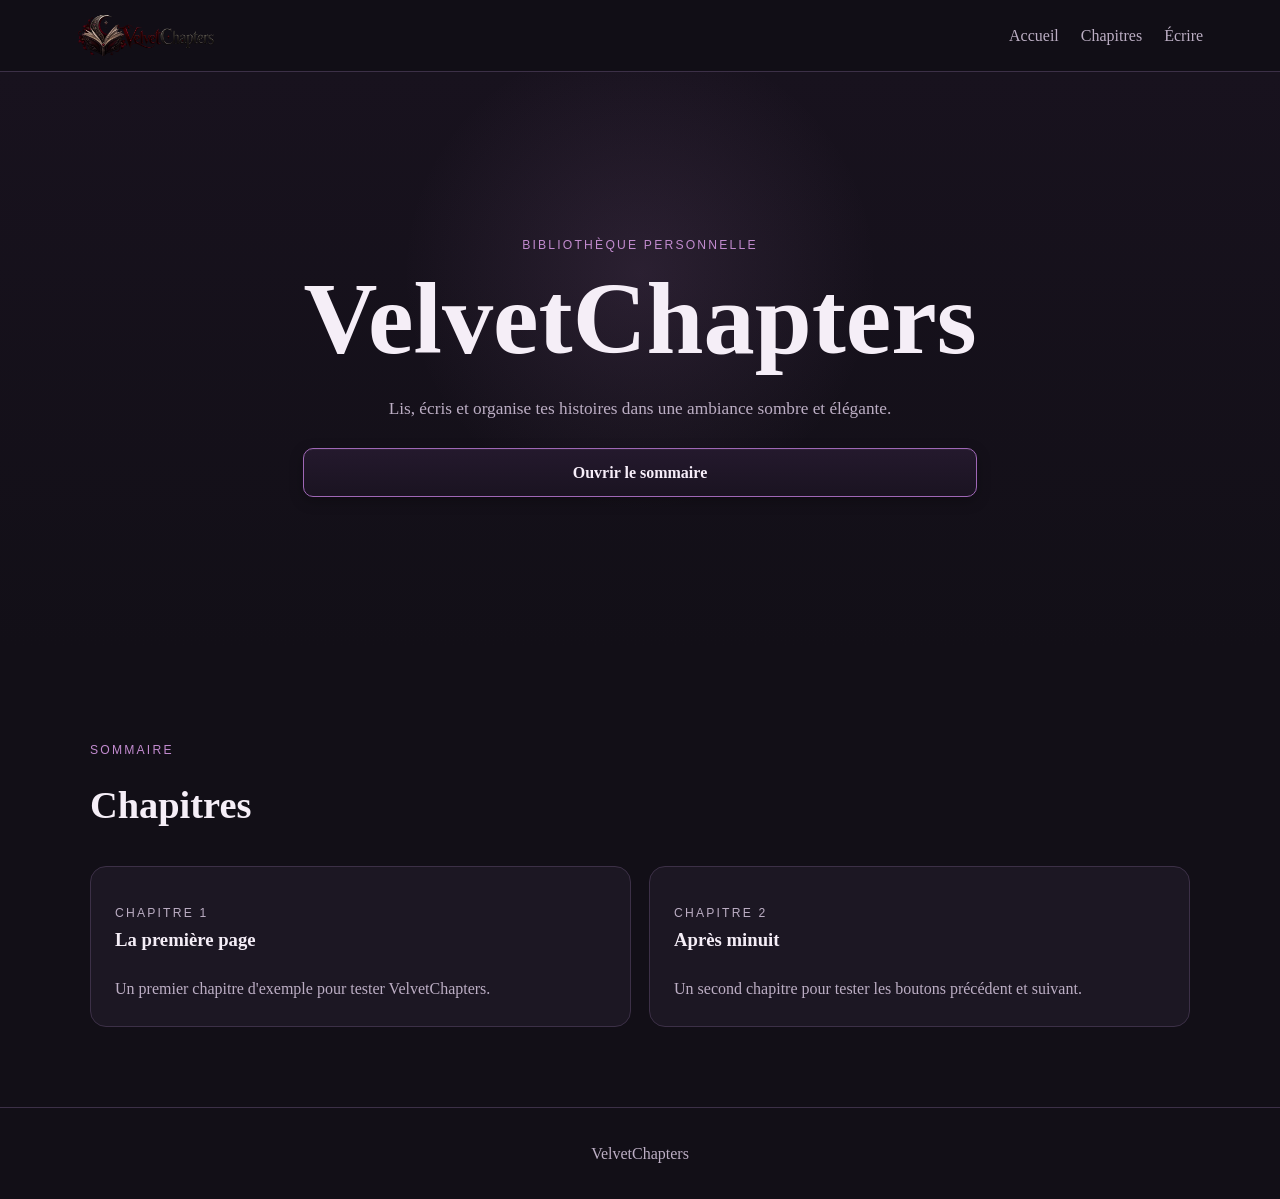
<file: index.html>
<!DOCTYPE html>
<html lang="fr">
<head>
  <meta charset="UTF-8">
  <meta name="viewport" content="width=device-width, initial-scale=1.0">
  <title>VelvetChapters</title>
  <link rel="icon" type="image/png" href="assets/images/icone.png">
  <link rel="stylesheet" href="css/style.css">
</head>
<body>
  <header class="site-header">
    <a class="brand" href="index.html">
      <img src="assets/images/logo.png" alt="VelvetChapters">
    </a>
    <nav>
      <a href="index.html">Accueil</a>
      <a href="#chapters">Chapitres</a>
      <a href="editor.html">Écrire</a>
    </nav>
  </header>

  <main>
    <section class="hero">
      <p class="eyebrow">Bibliothèque personnelle</p>
      <h1>VelvetChapters</h1>
      <p>Lis, écris et organise tes histoires dans une ambiance sombre et élégante.</p>
      <a class="button" href="#chapters">Ouvrir le sommaire</a>
    </section>

    <section id="chapters" class="section">
      <div class="section-heading">
        <p class="eyebrow">Sommaire</p>
        <h2>Chapitres</h2>
      </div>
      <div id="chapter-list" class="chapter-grid"></div>
    </section>
  </main>

  <footer>VelvetChapters</footer>
  <script src="js/app.js"></script>
</body>
</html>
</file>
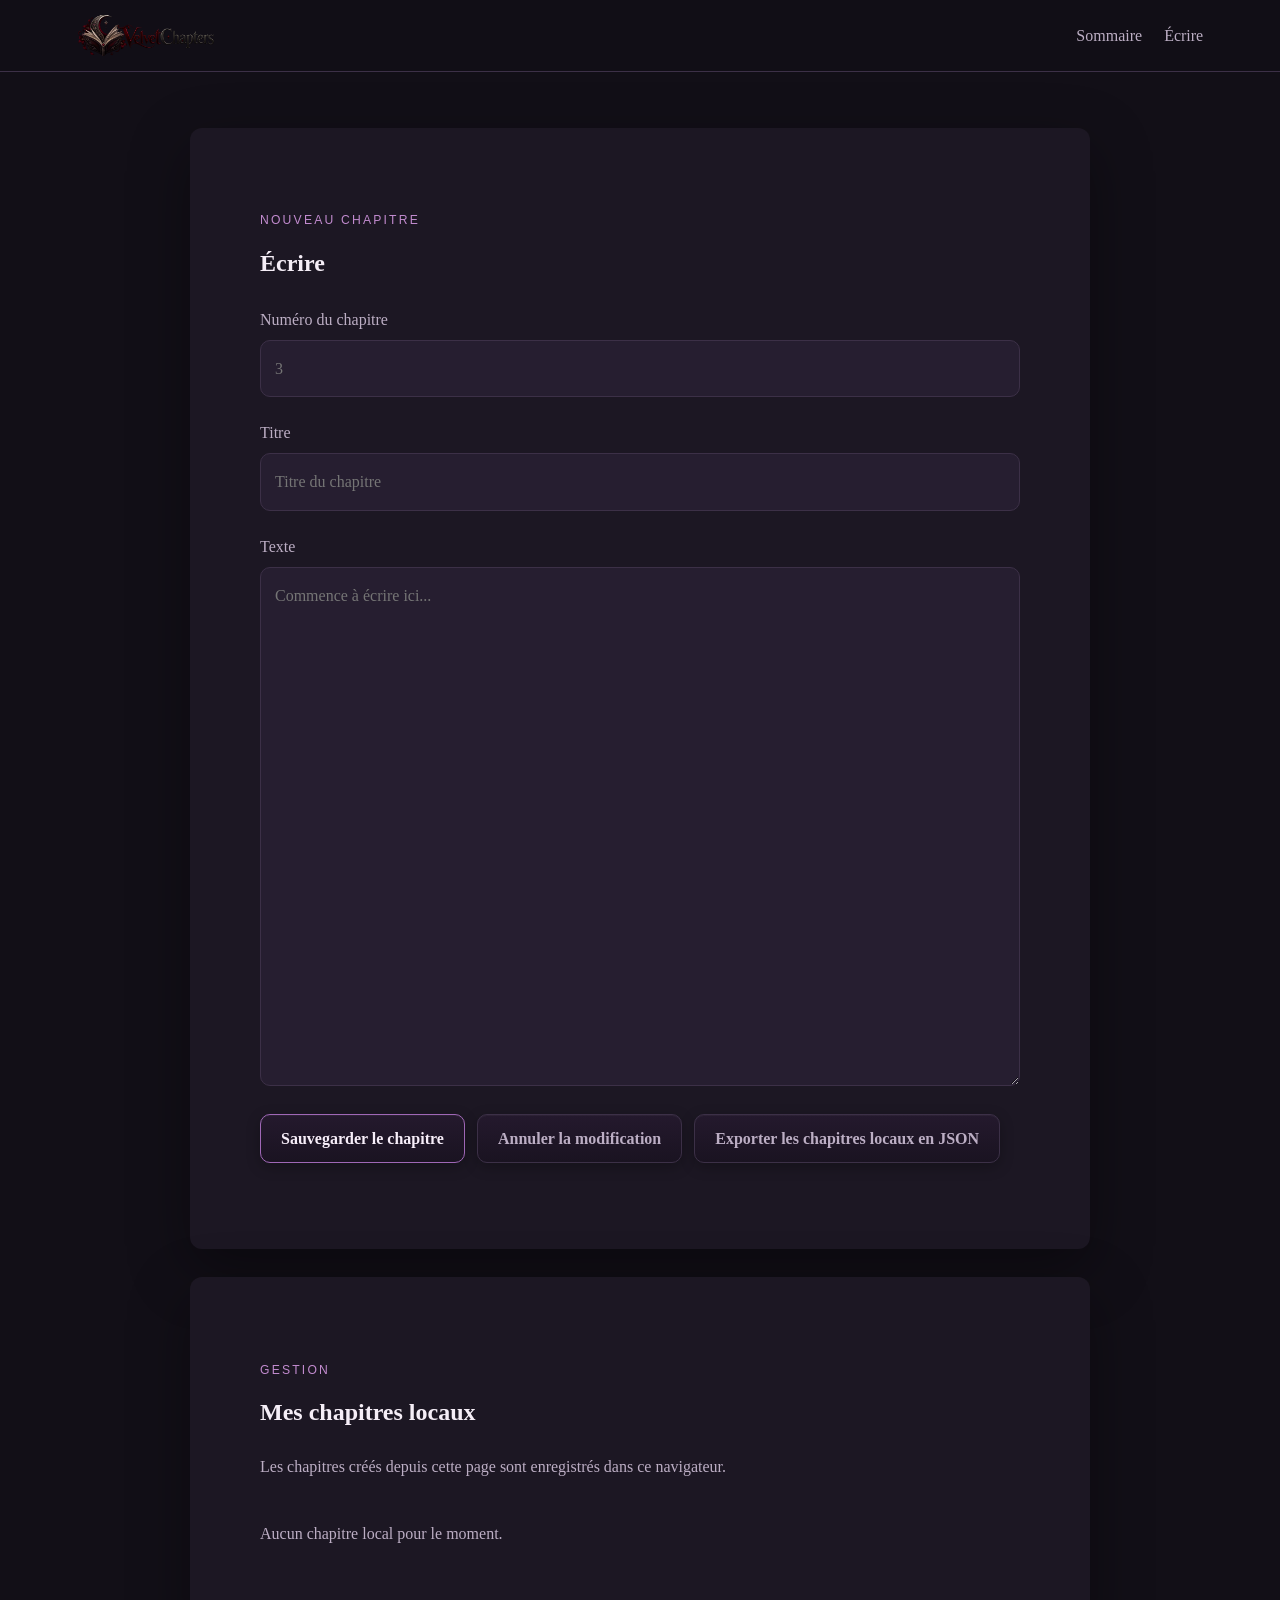
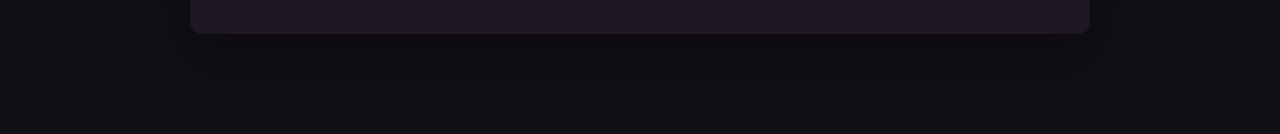
<file: editor.html>
<!DOCTYPE html>
<html lang="fr">
<head>
  <meta charset="UTF-8">
  <meta name="viewport" content="width=device-width, initial-scale=1.0">
  <title>Écrire — VelvetChapters</title>
  <link rel="icon" type="image/png" href="assets/images/icone.png">
  <link rel="stylesheet" href="css/style.css">
</head>
<body>
  <header class="site-header">
    <a class="brand" href="index.html">
      <img src="assets/images/logo.png" alt="VelvetChapters">
    </a>
    <nav>
      <a href="index.html">Sommaire</a>
      <a href="editor.html">Écrire</a>
    </nav>
  </header>

  <main class="editor-shell">
    <section class="editor-card">
      <p class="eyebrow" id="editor-mode-label">Nouveau chapitre</p>
      <h1 id="editor-title">Écrire</h1>

      <input id="editing-id" type="hidden">

      <label for="chapter-number">Numéro du chapitre</label>
      <input id="chapter-number" type="number" min="1" placeholder="3">

      <label for="chapter-title">Titre</label>
      <input id="chapter-title" type="text" placeholder="Titre du chapitre">

      <label for="chapter-content">Texte</label>
      <textarea id="chapter-content" rows="18" placeholder="Commence à écrire ici..."></textarea>

      <div class="editor-actions">
        <button id="save-chapter" type="button">Sauvegarder le chapitre</button>
        <button id="cancel-edit" type="button" class="secondary-button" hidden>Annuler la modification</button>
        <button id="export-json" type="button" class="secondary-button">Exporter les chapitres locaux en JSON</button>
      </div>

      <p id="editor-status" class="status"></p>
    </section>

    <section class="editor-card local-list-card">
      <p class="eyebrow">Gestion</p>
      <h2>Mes chapitres locaux</h2>
      <p class="helper-text">
        Les chapitres créés depuis cette page sont enregistrés dans ce navigateur.
      </p>
      <div id="local-chapter-list" class="local-chapter-list"></div>
    </section>
  </main>

  <script src="js/editor.js?v=3"></script>
</body>
</html>
</file>
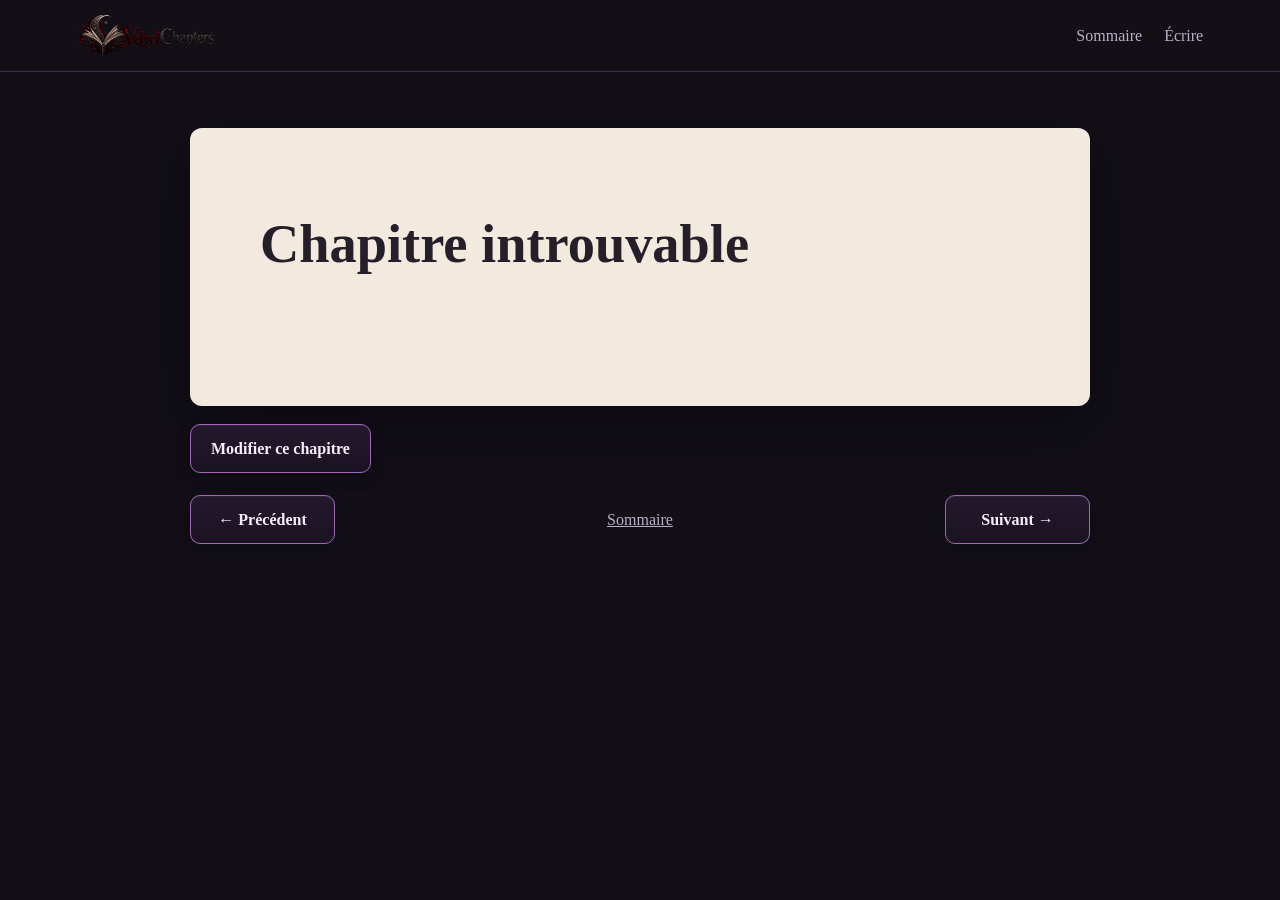
<file: reader.html>
<!DOCTYPE html>
<html lang="fr">
<head>
  <meta charset="UTF-8">
  <meta name="viewport" content="width=device-width, initial-scale=1.0">
  <title>Lecture — VelvetChapters</title>
  <link rel="icon" type="image/png" href="assets/images/icone.png">
  <link rel="stylesheet" href="css/style.css">
</head>
<body>
  <header class="site-header">
    <a class="brand" href="index.html">
      <img src="assets/images/logo.png" alt="VelvetChapters">
    </a>
    <nav>
      <a href="index.html">Sommaire</a>
      <a href="editor.html">Écrire</a>
    </nav>
  </header>

  <main class="reader-shell">
    <article id="reader" class="book-page"></article>

    <div class="reader-actions">
  <a id="edit-chapter-link" class="button" href="#">
    Modifier ce chapitre
  </a>
</div>

    <div class="reader-nav">
      <button id="prev-chapter" type="button">← Précédent</button>
      <a href="index.html">Sommaire</a>
      <button id="next-chapter" type="button">Suivant →</button>
    </div>
  </main>

  <script src="js/reader.js"></script>
</body>
</html>
</file>
<file: css/style.css>
:root {
  --bg: #120f17;
  --surface: #1c1723;
  --surface-2: #261e30;
  --text: #f5eef7;
  --muted: #bcaec4;
  --accent: #c28bcf;
  --line: #3c3047;
}

* { box-sizing: border-box; }

html { scroll-behavior: smooth; }

body {
  margin: 0;
  font-family: Georgia, "Times New Roman", serif;
  background: var(--bg);
  color: var(--text);
  line-height: 1.7;
}

a { color: inherit; }

.site-header {
  min-height: 72px;
  padding: 0 6vw;
  display: flex;
  align-items: center;
  justify-content: space-between;
  gap: 24px;
  border-bottom: 1px solid var(--line);
  background: rgba(18, 15, 23, .95);
  position: sticky;
  top: 0;
  z-index: 10;
}

.brand {
  display: flex;
  align-items: center;
  text-decoration: none;
}

.brand img {
  display: block;
  width: auto;
  height: 52px;
  max-width: min(320px, 52vw);
  object-fit: contain;
}

nav {
  display: flex;
  gap: 22px;
}

nav a {
  color: var(--muted);
  text-decoration: none;
}

nav a:hover { color: var(--accent); }

.hero {
  min-height: 64vh;
  display: grid;
  place-content: center;
  text-align: center;
  padding: 72px 8vw;
  background:
    radial-gradient(circle at 50% 35%, rgba(194,139,207,.12), transparent 32%),
    linear-gradient(180deg, #18121e 0%, var(--bg) 100%);
}

.hero h1 {
  margin: 0;
  font-size: clamp(3rem, 8vw, 6.5rem);
  line-height: 1;
}

.hero p:not(.eyebrow) {
  max-width: 650px;
  color: var(--muted);
  margin: 24px auto;
  font-size: 1.08rem;
}

.eyebrow {
  color: var(--accent);
  text-transform: uppercase;
  letter-spacing: .18em;
  font-size: .76rem;
  font-family: Arial, sans-serif;
}

.button,
button {
  display: inline-flex;
  align-items: center;
  justify-content: center;

  min-height: 44px;
  padding: 10px 20px;

  border: 1px solid #9f67b6;
  border-radius: 10px;

  background: linear-gradient(
    180deg,
    #24192d 0%,
    #1a1321 100%
  );

  color: #f7eef9;

  font: inherit;
  font-weight: 600;

  text-decoration: none;
  cursor: pointer;

  box-shadow:
    0 4px 14px rgba(0, 0, 0, 0.25),
    inset 0 1px 0 rgba(255, 255, 255, 0.04);

  transition:
    transform 0.2s ease,
    border-color 0.2s ease,
    box-shadow 0.2s ease,
    background 0.2s ease;
}


.button:hover,
button:hover {
  transform: translateY(-2px);

  border-color: #d694e5;

  background: linear-gradient(
    180deg,
    #32203e 0%,
    #211529 100%
  );

  box-shadow:
    0 7px 20px rgba(0, 0, 0, 0.32),
    0 0 12px rgba(194, 139, 207, 0.22);
}

.button:active,
button:active {
  transform: translateY(0);
}

.secondary-button {
  border-color: var(--line);
  color: var(--muted);
}

button:disabled {
  opacity: .35;
  cursor: not-allowed;
}

.reader-actions {
  margin-top: 18px;
}

.reader-nav button {
  min-width: 145px;
}

button:disabled {
  opacity: 0.35;
  cursor: not-allowed;
  transform: none;
  box-shadow: none;
}

.section {
  width: min(1100px, 88vw);
  margin: 0 auto;
  padding: 80px 0;
}

.section-heading h2 {
  font-size: 2.4rem;
  margin: 0 0 28px;
}

.chapter-grid {
  display: grid;
  grid-template-columns: repeat(auto-fit, minmax(230px, 1fr));
  gap: 18px;
}

.chapter-card {
  border: 1px solid var(--line);
  background: var(--surface);
  padding: 24px;
  border-radius: 16px;
  text-decoration: none;
  transition: transform .2s ease, border-color .2s ease;
}

.chapter-card:hover {
  transform: translateY(-3px);
  border-color: var(--accent);
}

.chapter-card h3 { margin-top: 0; }
.chapter-card p { color: var(--muted); margin-bottom: 0; }

.reader-shell,
.editor-shell {
  width: min(900px, 90vw);
  margin: 56px auto 100px;
}

.book-page,
.editor-card {
  background: #f2eadf;
  color: #251f29;
  border-radius: 12px;
  padding: clamp(28px, 6vw, 70px);
  box-shadow: 0 20px 60px rgba(0,0,0,.35);
}

.book-page h1 {
  margin-top: 0;
  font-size: clamp(2rem, 5vw, 3.4rem);
}

.book-page .chapter-date { color: #74687b; }

.book-page p {
  font-size: 1.08rem;
  margin: 0 0 1.2em;
}

.reader-nav {
  display: flex;
  justify-content: space-between;
  align-items: center;
  gap: 12px;
  margin-top: 22px;
}

.reader-nav a { color: var(--muted); }

.editor-shell {
  display: grid;
  gap: 28px;
}

.editor-card {
  background: var(--surface);
  color: var(--text);
}

.editor-card h1,
.editor-card h2 {
  margin-top: 0;
}

.editor-card label {
  display: block;
  margin: 22px 0 7px;
  color: var(--muted);
}

.editor-card input,
.editor-card textarea {
  width: 100%;
  padding: 14px;
  border: 1px solid var(--line);
  border-radius: 10px;
  background: var(--surface-2);
  color: var(--text);
  font: inherit;
}

.editor-actions {
  display: flex;
  flex-wrap: wrap;
  gap: 12px;
  margin-top: 20px;
}

.status,
.helper-text {
  color: var(--muted);
}

.local-chapter-list {
  display: grid;
  gap: 12px;
  margin-top: 24px;
}

.local-chapter-item {
  display: flex;
  justify-content: space-between;
  align-items: center;
  gap: 18px;
  padding: 18px;
  border: 1px solid var(--line);
  border-radius: 14px;
  background: var(--surface-2);
}

.local-chapter-item h3 {
  margin: 4px 0 0;
}

.local-actions {
  display: flex;
  flex-wrap: wrap;
  gap: 8px;
}

.local-badge {
  display: inline-block;
  margin: 8px 0 14px;
  padding: 5px 10px;

  border: 1px solid rgba(194, 139, 207, 0.45);
  border-radius: 999px;

  background: rgba(194, 139, 207, 0.08);
  color: #d8a9e3;

  font-family: Arial, sans-serif;
  font-size: 0.72rem;
  font-weight: 600;
  letter-spacing: 0.04em;
}

footer {
  padding: 32px 6vw;
  text-align: center;
  color: var(--muted);
  border-top: 1px solid var(--line);
}

@media (max-width: 620px) {
  .site-header {
    align-items: flex-start;
    flex-direction: column;
    padding-top: 18px;
    padding-bottom: 18px;
  }

  nav {
    flex-wrap: wrap;
    gap: 14px;
  }

  .reader-nav,
  .local-chapter-item {
    flex-wrap: wrap;
  }

  .brand img {
    height: 44px;
    max-width: 78vw;
  }
}
</file>
